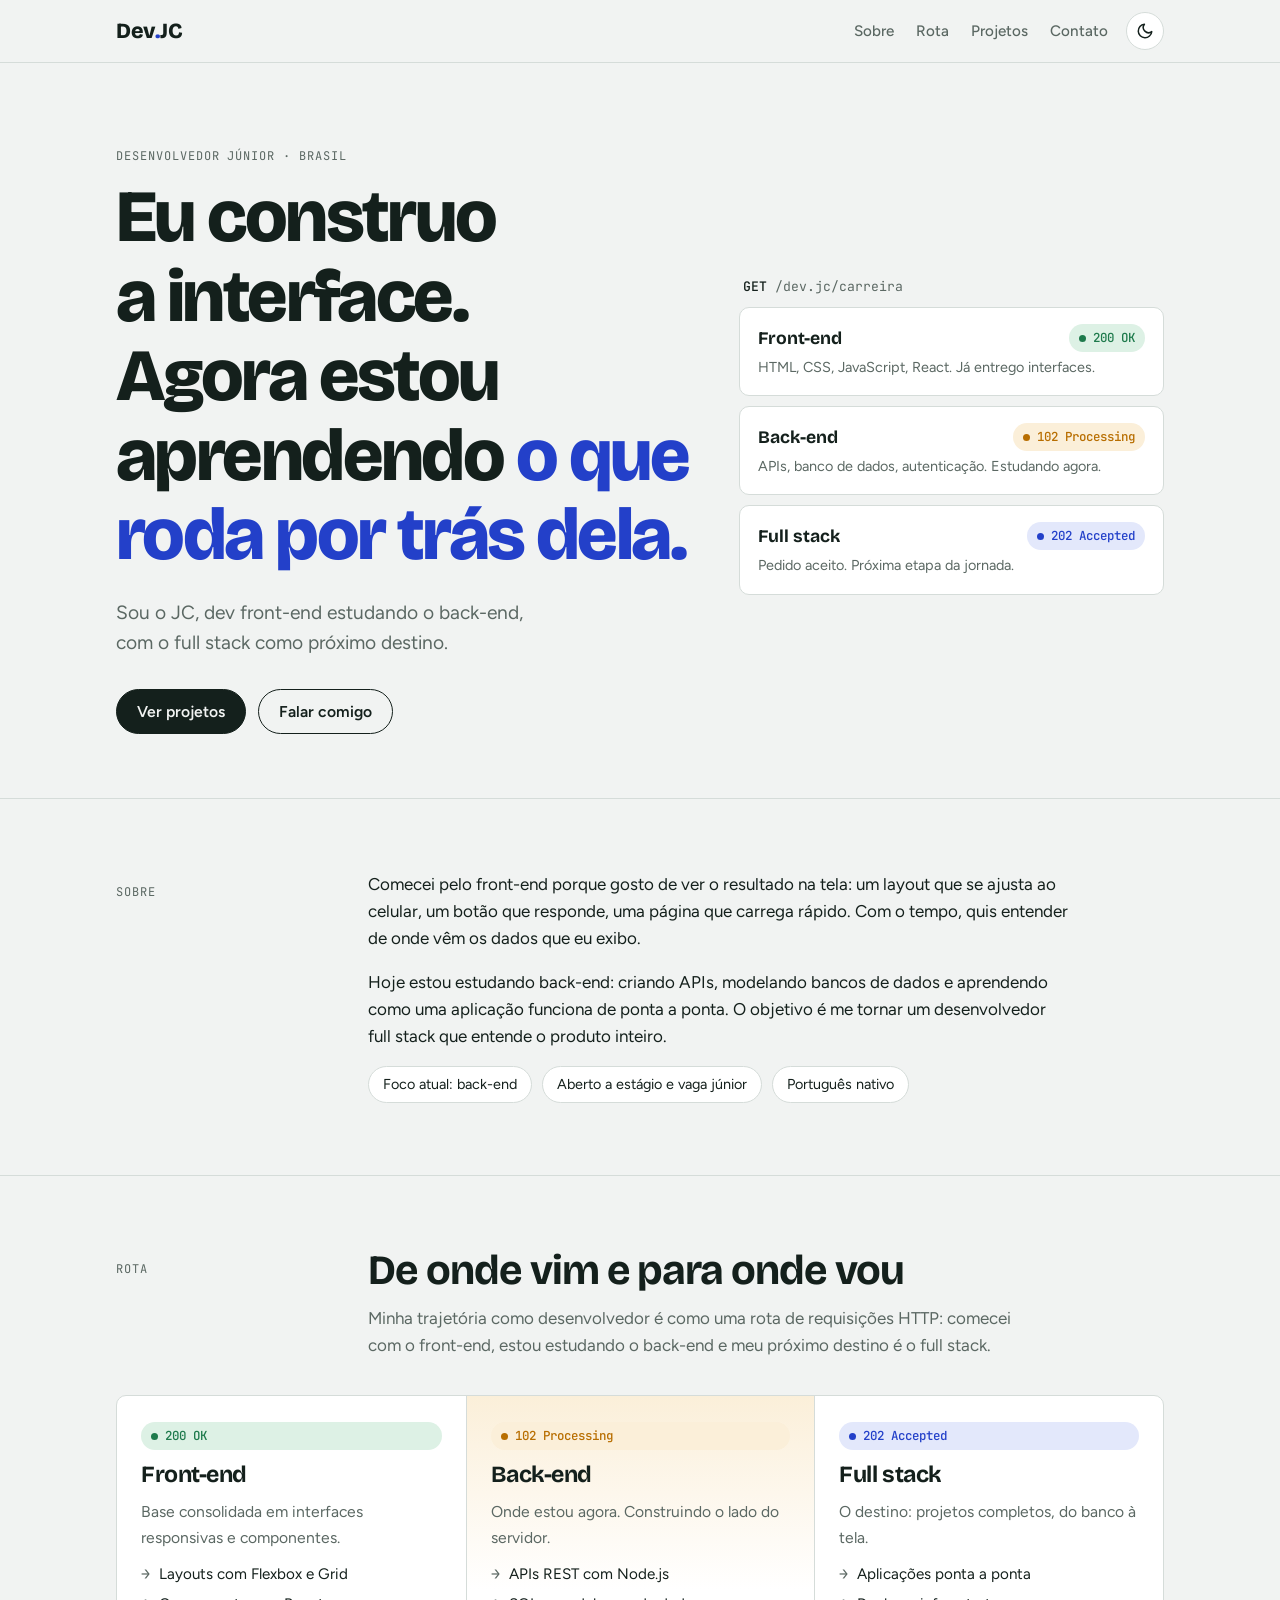
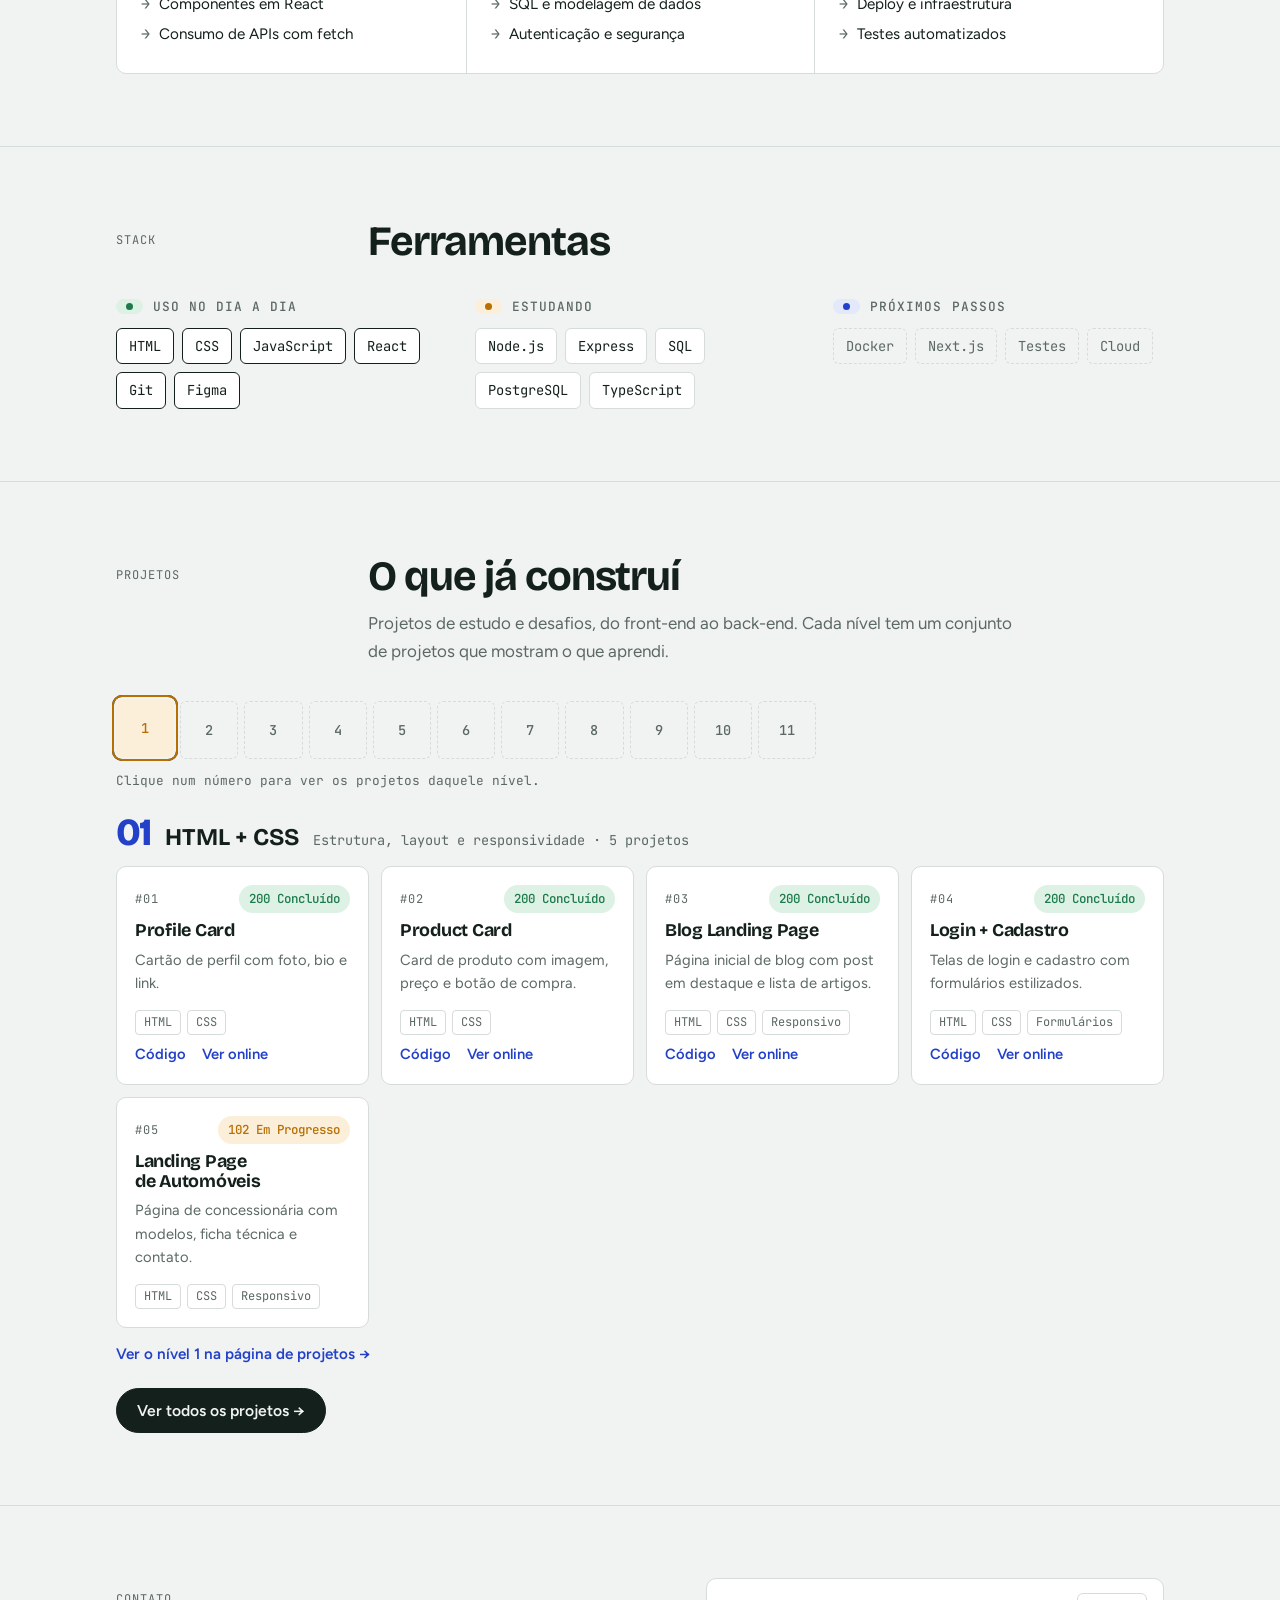
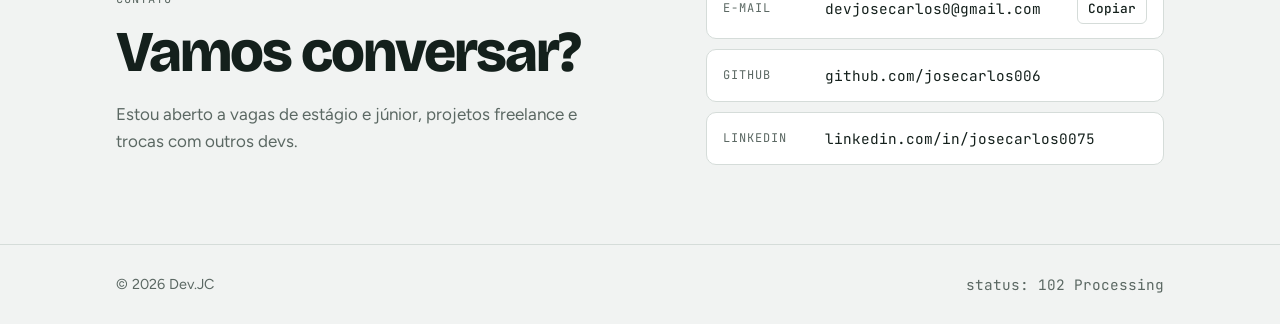
<file: index.html>
<!doctype html>
<html lang="pt-BR">
  <head>
    <meta charset="utf-8" />
    <meta
      name="viewport"
      content="width=device-width, initial-scale=1, viewport-fit=cover"
    />
    <title>Dev.JC</title>
    <link rel="icon" href="/assets/logoJCofc.ico" />
    <meta
      name="description"
      content="Dev.JC — portfólio de JC, desenvolvedor front-end a caminho do back-end e do full stack."
    />
    <link rel="preconnect" href="https://fonts.googleapis.com" />
    <link rel="preconnect" href="https://fonts.gstatic.com" crossorigin />
    <link
      rel="stylesheet"
      href="https://fonts.googleapis.com/css2?family=Bricolage+Grotesque:opsz,wght@12..96,500;12..96,700;12..96,800&family=Figtree:wght@400;500;600&family=JetBrains+Mono:wght@400;500&display=swap"
    />
    <link rel="stylesheet" href="css/style.css" />
    <script>
      // Aplica o tema salvo antes de desenhar a página (evita piscar)
      try {
        var t = localStorage.getItem("devjc-tema");
        if (t === "dark" || t === "light")
          document.documentElement.setAttribute("data-theme", t);
      } catch (e) {}
    </script>
  </head>
  <body>
    <div id="site">
      <header class="top">
        <div class="wrap">
          <a class="logo" href="#inicio">Dev<span>.</span>JC</a>
          <div class="nav-right">
            <nav aria-label="Seções">
              <ul>
                <li class="hide-sm"><a href="#sobre">Sobre</a></li>
                <li class="hide-xs"><a href="#rota">Rota</a></li>
                <li><a href="projetos.html">Projetos</a></li>
                <li><a href="#contato">Contato</a></li>
              </ul>
            </nav>
            <button
              class="icon-btn"
              id="theme-toggle"
              type="button"
              aria-label="Alternar tema claro e escuro"
            >
              <svg
                class="i-moon"
                viewBox="0 0 24 24"
                fill="none"
                stroke="currentColor"
                stroke-width="2"
                stroke-linecap="round"
                stroke-linejoin="round"
                aria-hidden="true"
              >
                <path d="M21 12.8A9 9 0 1 1 11.2 3a7 7 0 0 0 9.8 9.8z" />
              </svg>
              <svg
                class="i-sun"
                viewBox="0 0 24 24"
                fill="none"
                stroke="currentColor"
                stroke-width="2"
                stroke-linecap="round"
                aria-hidden="true"
              >
                <circle cx="12" cy="12" r="4.5" />
                <path
                  d="M12 1.5v2.5M12 20v2.5M1.5 12H4M20 12h2.5M4.6 4.6l1.8 1.8M17.6 17.6l1.8 1.8M4.6 19.4l1.8-1.8M17.6 6.4l1.8-1.8"
                />
              </svg>
            </button>
          </div>
        </div>
      </header>

      <main id="inicio">
        <section class="hero">
          <div class="wrap">
            <div>
              <p class="label">Desenvolvedor júnior · Brasil</p>
              <h1>
                Eu construo a interface. Agora estou aprendendo
                <em>o que roda por trás dela.</em>
              </h1>
              <p class="lead">
                Sou o JC, dev front-end estudando o back-end, com o full
                stack como próximo destino.
              </p>
              <div class="cta">
                <a class="btn primary" href="projetos.html">Ver projetos</a>
                <a class="btn" href="#contato">Falar comigo</a>
              </div>
            </div>

            <div
              class="stack"
              aria-label="Minha trajetória como camadas de uma aplicação"
            >
              <div class="req"><b>GET</b> /dev.jc/carreira</div>
              <div class="layer">
                <h3>Front-end</h3>
                <span class="code c200"><span class="dot"></span>200 OK</span>
                <span class="sub"
                  >HTML, CSS, JavaScript, React. Já entrego interfaces.</span
                >
              </div>
              <div class="layer">
                <h3>Back-end</h3>
                <span class="code c102"
                  ><span class="dot"></span>102 Processing</span
                >
                <span class="sub"
                  >APIs, banco de dados, autenticação. Estudando agora.</span
                >
              </div>
              <div class="layer">
                <h3>Full stack</h3>
                <span class="code c202"
                  ><span class="dot"></span>202 Accepted</span
                >
                <span class="sub"
                  >Pedido aceito. Próxima etapa da jornada.</span
                >
              </div>
            </div>
          </div>
        </section>

        <section class="block" id="sobre">
          <div class="wrap about">
            <p class="label">Sobre</p>
            <div class="text">
              <p>
                Comecei pelo front-end porque gosto de ver o resultado na tela:
                um layout que se ajusta ao celular, um botão que responde, uma
                página que carrega rápido. Com o tempo, quis entender de onde
                vêm os dados que eu exibo.
              </p>
              <p>
                Hoje estou estudando back-end: criando APIs, modelando bancos de
                dados e aprendendo como uma aplicação funciona de ponta a ponta.
                O objetivo é me tornar um desenvolvedor full stack que entende o
                produto inteiro.
              </p>
              <div class="facts">
                <span class="fact">Foco atual: back-end</span>
                <span class="fact">Aberto a estágio e vaga júnior</span>
                <span class="fact">Português nativo</span>
              </div>
            </div>
          </div>
        </section>

        <section class="block" id="rota">
          <div class="wrap">
            <div class="head">
              <p class="label">Rota</p>
              <div>
                <h2>De onde vim e para onde vou</h2>
                <p>
                  Minha trajetória como desenvolvedor é como uma rota de
                  requisições HTTP: comecei com o front-end, estou estudando o
                  back-end e meu próximo destino é o full stack.
                </p>
              </div>
            </div>
            <div class="route">
              <div class="step">
                <span class="code c200"><span class="dot"></span>200 OK</span>
                <h3>Front-end</h3>
                <p>Base consolidada em interfaces responsivas e componentes.</p>
                <ul>
                  <li>Layouts com Flexbox e Grid</li>
                  <li>Componentes em React</li>
                  <li>Consumo de APIs com fetch</li>
                </ul>
              </div>
              <div class="step now">
                <span class="code c102"
                  ><span class="dot"></span>102 Processing</span
                >
                <h3>Back-end</h3>
                <p>Onde estou agora. Construindo o lado do servidor.</p>
                <ul>
                  <li>APIs REST com Node.js</li>
                  <li>SQL e modelagem de dados</li>
                  <li>Autenticação e segurança</li>
                </ul>
              </div>
              <div class="step">
                <span class="code c202"
                  ><span class="dot"></span>202 Accepted</span
                >
                <h3>Full stack</h3>
                <p>O destino: projetos completos, do banco à tela.</p>
                <ul>
                  <li>Aplicações ponta a ponta</li>
                  <li>Deploy e infraestrutura</li>
                  <li>Testes automatizados</li>
                </ul>
              </div>
            </div>
          </div>
        </section>

        <section class="block" id="stack">
          <div class="wrap">
            <div class="head">
              <p class="label">Stack</p>
              <div><h2>Ferramentas</h2></div>
            </div>
            <div class="skills">
              <div>
                <h3>
                  <span class="code c200"><span class="dot"></span></span>Uso no
                  dia a dia
                </h3>
                <div class="chips">
                  <span class="chip strong">HTML</span
                  ><span class="chip strong">CSS</span
                  ><span class="chip strong">JavaScript</span
                  ><span class="chip strong">React</span
                  ><span class="chip strong">Git</span
                  ><span class="chip strong">Figma</span>
                </div>
              </div>
              <div>
                <h3>
                  <span class="code c102"><span class="dot"></span></span
                  >Estudando
                </h3>
                <div class="chips">
                  <span class="chip">Node.js</span
                  ><span class="chip">Express</span><span class="chip">SQL</span
                  ><span class="chip">PostgreSQL</span
                  ><span class="chip">TypeScript</span>
                </div>
              </div>
              <div>
                <h3>
                  <span class="code c202"><span class="dot"></span></span
                  >Próximos passos
                </h3>
                <div class="chips">
                  <span class="chip dashed">Docker</span
                  ><span class="chip dashed">Next.js</span
                  ><span class="chip dashed">Testes</span
                  ><span class="chip dashed">Cloud</span>
                </div>
              </div>
            </div>
          </div>
        </section>

        <section class="block" id="projetos">
          <div class="wrap">
            <div class="head">
              <p class="label">Projetos</p>
              <div>
                <h2>O que já construí</h2>
                <p>
                  Projetos de estudo e desafios, do front-end ao back-end. Cada
                  nível tem um conjunto de projetos que mostram o que aprendi.
                </p>
              </div>
            </div>
            <div class="teaser">
              <div class="meter" aria-label="Progresso nos 11 níveis">
                <a
                  class="m c102"
                  data-n="1"
                  href="projetos.html#nivel-1"
                  title="Nível 1: Básico"
                  >1</a
                ><a
                  class="m c202"
                  data-n="2"
                  href="projetos.html#nivel-2"
                  title="Nível 2: Layout responsivo"
                  >2</a
                ><a
                  class="m c202"
                  data-n="3"
                  href="projetos.html#nivel-3"
                  title="Nível 3: JavaScript no navegador"
                  >3</a
                ><a
                  class="m c202"
                  data-n="4"
                  href="projetos.html#nivel-4"
                  title="Nível 4: Consumo de API"
                  >4</a
                ><a
                  class="m c202"
                  data-n="5"
                  href="projetos.html#nivel-5"
                  title="Nível 5: Framework front-end"
                  >5</a
                ><a
                  class="m c202"
                  data-n="6"
                  href="projetos.html#nivel-6"
                  title="Nível 6: Primeiro back-end"
                  >6</a
                ><a
                  class="m c202"
                  data-n="7"
                  href="projetos.html#nivel-7"
                  title="Nível 7: Banco de dados e login"
                  >7</a
                ><a
                  class="m c202"
                  data-n="8"
                  href="projetos.html#nivel-8"
                  title="Nível 8: Full stack"
                  >8</a
                ><a
                  class="m c202"
                  data-n="9"
                  href="projetos.html#nivel-9"
                  title="Nível 9: Aplicação em produção"
                  >9</a
                ><a
                  class="m c202"
                  data-n="10"
                  href="projetos.html#nivel-10"
                  title="Nível 10: SaaS full stack"
                  >10</a
                ><a
                  class="m c202"
                  data-n="11"
                  href="projetos.html#nivel-11"
                  title="Nível 11: Em breve"
                  >11</a
                >
              </div>
              <p class="hint">
                Clique num número para ver os projetos daquele nível.
              </p>
              <div
                class="nivel-painel"
                id="nivel-painel"
                aria-live="polite"
              ></div>
              <div class="teaser-row">
                <a class="btn primary" href="projetos.html"
                  >Ver todos os projetos →</a
                >
              </div>
            </div>
          </div>
        </section>

        <section class="block" id="contato">
          <div class="wrap contact">
            <div>
              <p class="label">Contato</p>
              <h2>Vamos conversar?</h2>
              <p>
                Estou aberto a vagas de estágio e júnior, projetos freelance e
                trocas com outros devs.
              </p>
            </div>
            <div class="channels">
              <div class="channel">
                <span class="label">E-mail</span>
                <span class="val" id="email">devjosecarlos0@gmail.com</span>
                <button class="copy" type="button" data-copy="email">
                  Copiar
                </button>
              </div>
              <div class="channel">
                <span class="label">GitHub</span>
                <span class="val"
                  ><a
                    href="https://github.com/josecarlos006"
                    target="_blank"
                    rel="noopener"
                    >github.com/josecarlos006</a
                  ></span
                >
                <span></span>
              </div>
              <div class="channel">
                <span class="label">LinkedIn</span>
                <span class="val"
                  ><a
                    href="https://www.linkedin.com/in/josecarlos0075"
                    target="_blank"
                    rel="noopener"
                    >linkedin.com/in/josecarlos0075</a
                  ></span
                >
                <span></span>
              </div>
            </div>
          </div>
        </section>
      </main>

      <footer>
        <div class="wrap">
          <span>© <span id="ano">2026</span> Dev.JC</span>
          <span class="mono">status: 102 Processing</span>
        </div>
      </footer>
    </div>

    <script src="js/script.js"></script>
  </body>
</html>
</file>
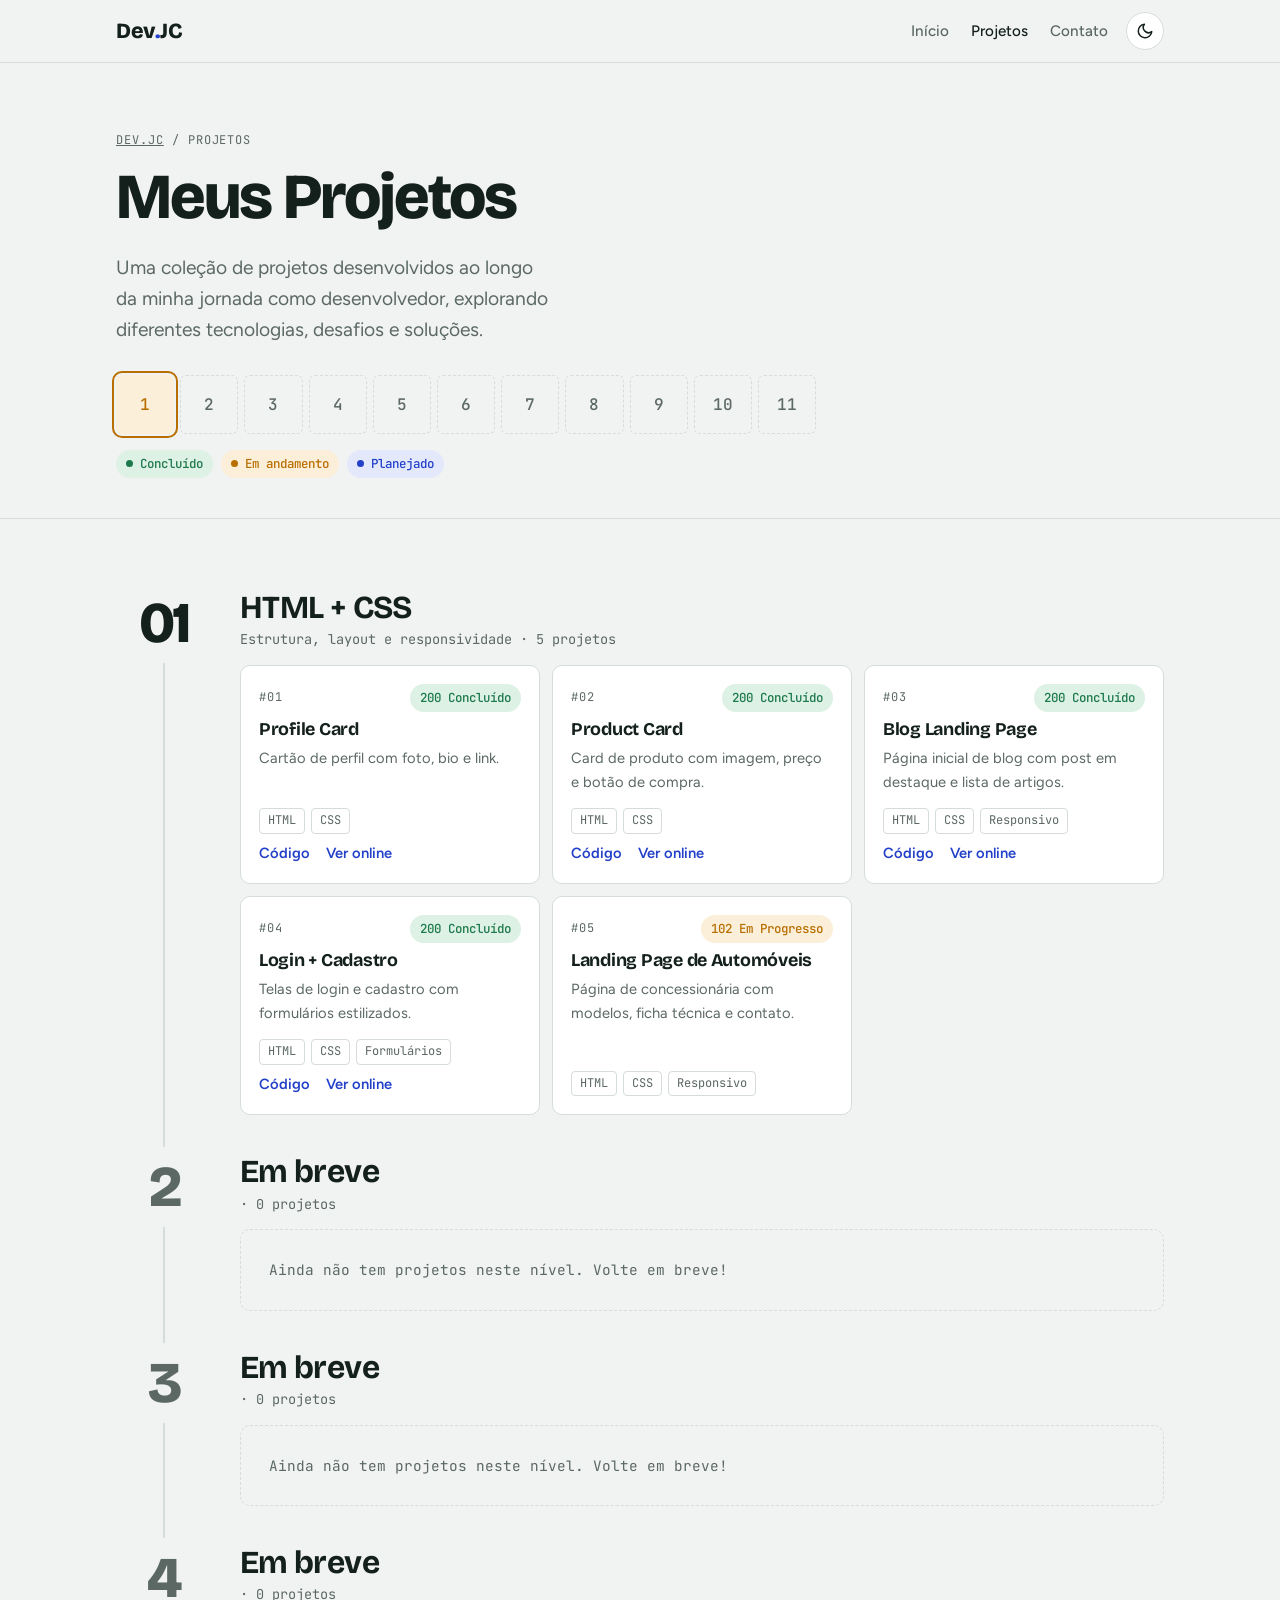
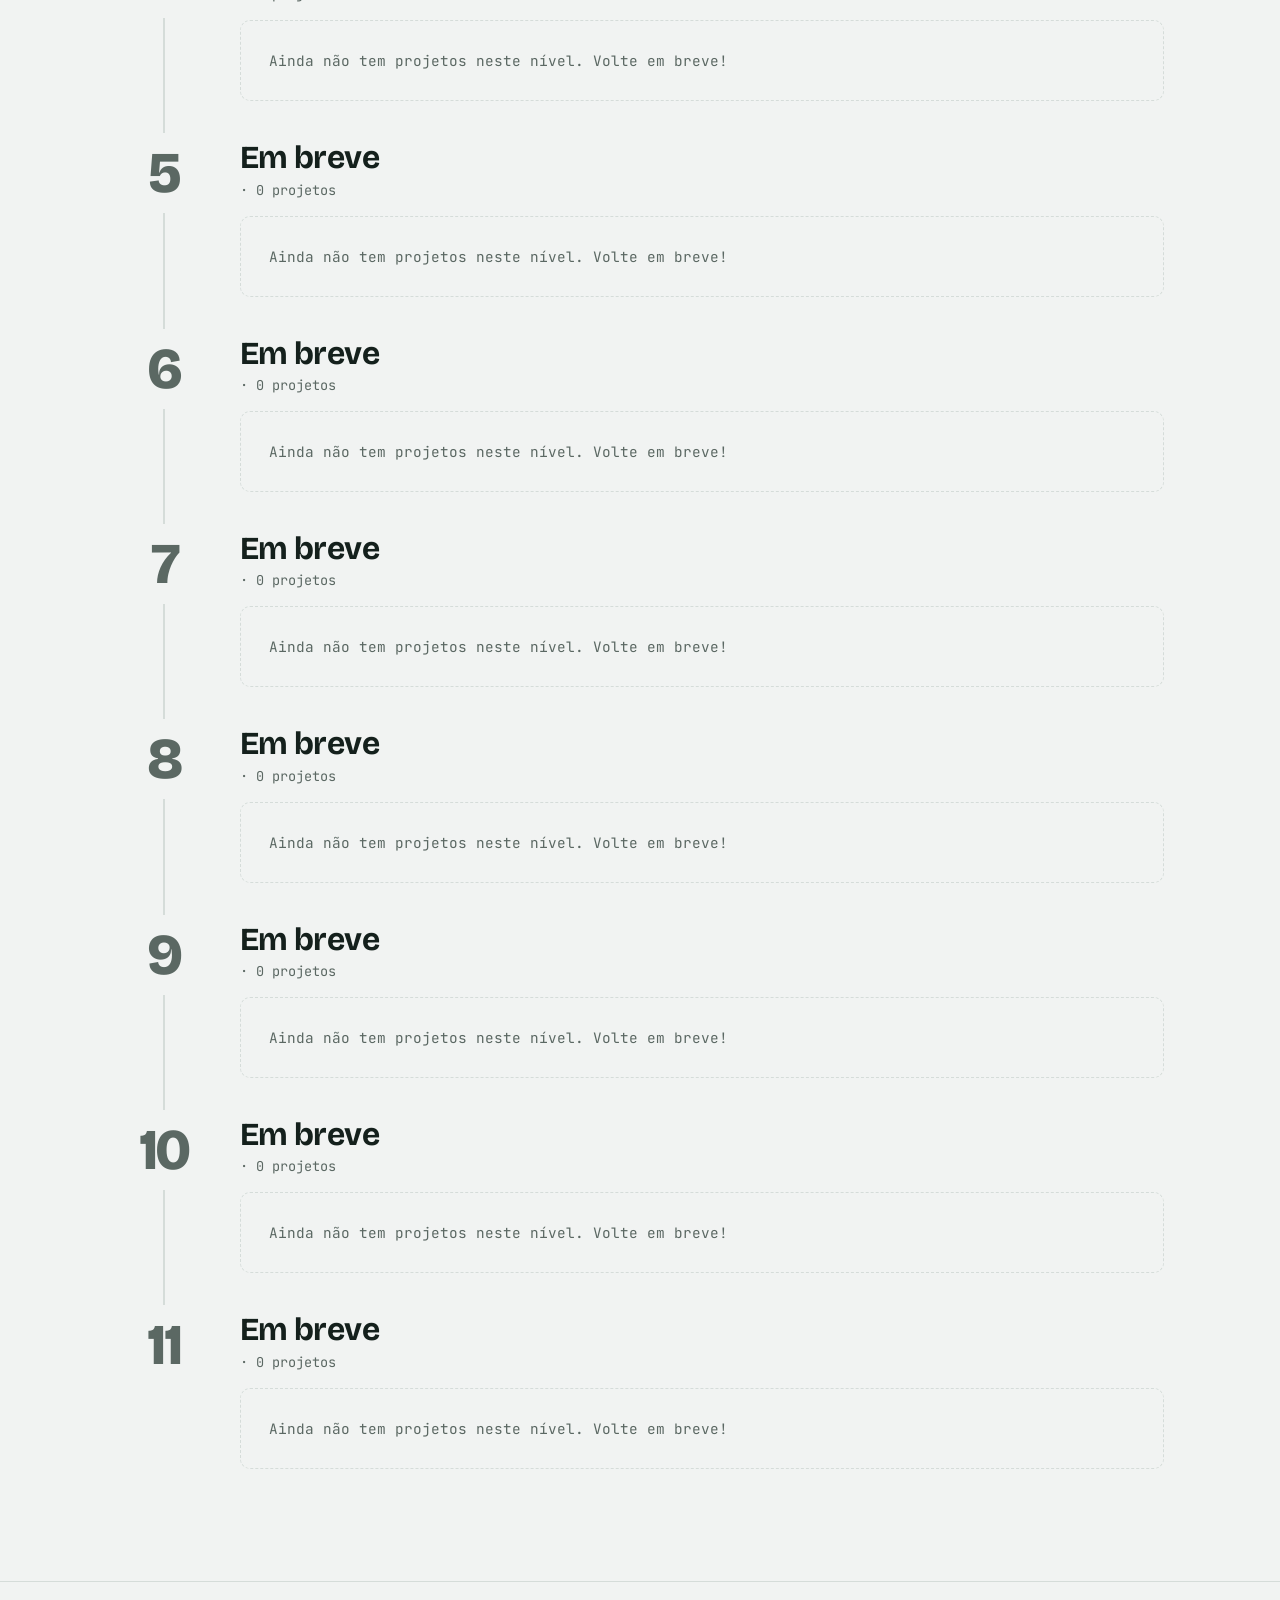
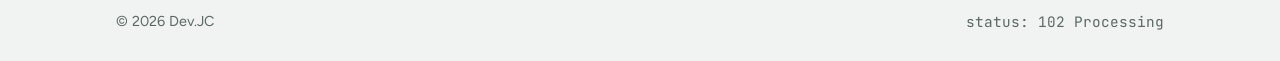
<file: projetos.html>
<!doctype html>
<html lang="pt-BR">
  <head>
    <meta charset="utf-8" />
    <meta
      name="viewport"
      content="width=device-width, initial-scale=1, viewport-fit=cover"
    />
    <title>Projetos · Dev.JC</title>
    <meta
      name="description"
      content="Dev.JC — portfólio de JC, desenvolvedor front-end a caminho do back-end e do full stack."
    />

    <link rel="icon" type="image/x-icon" href="assets/logoJCofc.ico" />

    <link rel="preconnect" href="https://fonts.googleapis.com" />
    <link rel="preconnect" href="https://fonts.gstatic.com" crossorigin />
    <link
      rel="stylesheet"
      href="https://fonts.googleapis.com/css2?family=Bricolage+Grotesque:opsz,wght@12..96,500;12..96,700;12..96,800&family=Figtree:wght@400;500;600&family=JetBrains+Mono:wght@400;500&display=swap"
    />
    <link rel="stylesheet" href="css/style.css" />
    <script>
      // Aplica o tema salvo antes de desenhar a página (evita piscar)
      try {
        var t = localStorage.getItem("devjc-tema");
        if (t === "dark" || t === "light")
          document.documentElement.setAttribute("data-theme", t);
      } catch (e) {}
    </script>
  </head>
  <body>
    <div id="site">
      <header class="top">
        <div class="wrap">
          <a class="logo" href="index.html">Dev<span>.</span>JC</a>
          <div class="nav-right">
            <nav aria-label="Seções">
              <ul>
                <li class="hide-xs"><a href="index.html">Início</a></li>
                <li>
                  <a href="projetos.html" aria-current="page">Projetos</a>
                </li>
                <li><a href="index.html#contato">Contato</a></li>
              </ul>
            </nav>
            <button
              class="icon-btn"
              id="theme-toggle"
              type="button"
              aria-label="Alternar tema claro e escuro"
            >
              <svg
                class="i-moon"
                viewBox="0 0 24 24"
                fill="none"
                stroke="currentColor"
                stroke-width="2"
                stroke-linecap="round"
                stroke-linejoin="round"
                aria-hidden="true"
              >
                <path d="M21 12.8A9 9 0 1 1 11.2 3a7 7 0 0 0 9.8 9.8z" />
              </svg>
              <svg
                class="i-sun"
                viewBox="0 0 24 24"
                fill="none"
                stroke="currentColor"
                stroke-width="2"
                stroke-linecap="round"
                aria-hidden="true"
              >
                <circle cx="12" cy="12" r="4.5" />
                <path
                  d="M12 1.5v2.5M12 20v2.5M1.5 12H4M20 12h2.5M4.6 4.6l1.8 1.8M17.6 17.6l1.8 1.8M4.6 19.4l1.8-1.8M17.6 6.4l1.8-1.8"
                />
              </svg>
            </button>
          </div>
        </div>
      </header>

      <main>
        <section class="hero proj-hero">
          <div class="wrap">
            <p class="label"><a href="index.html">Dev.JC</a> / projetos</p>
            <h1>Meus Projetos</h1>
            <p class="lead">
              Uma coleção de projetos desenvolvidos ao longo da minha jornada
              como desenvolvedor, explorando diferentes tecnologias, desafios e
              soluções.
            </p>
            <div class="meter big" aria-label="Progresso nos 11 níveis">
              <a
                class="m c102"
                data-n="1"
                href="projetos.html#nivel-1"
                title="Nível 1: Básico"
                >1</a
              ><a
                class="m c202"
                data-n="2"
                href="projetos.html#nivel-2"
                title="Nível 2: Layout responsivo"
                >2</a
              ><a
                class="m c202"
                data-n="3"
                href="projetos.html#nivel-3"
                title="Nível 3: JavaScript no navegador"
                >3</a
              ><a
                class="m c202"
                data-n="4"
                href="projetos.html#nivel-4"
                title="Nível 4: Consumo de API"
                >4</a
              ><a
                class="m c202"
                data-n="5"
                href="projetos.html#nivel-5"
                title="Nível 5: Framework front-end"
                >5</a
              ><a
                class="m c202"
                data-n="6"
                href="projetos.html#nivel-6"
                title="Nível 6: Primeiro back-end"
                >6</a
              ><a
                class="m c202"
                data-n="7"
                href="projetos.html#nivel-7"
                title="Nível 7: Banco de dados e login"
                >7</a
              ><a
                class="m c202"
                data-n="8"
                href="projetos.html#nivel-8"
                title="Nível 8: Full stack"
                >8</a
              ><a
                class="m c202"
                data-n="9"
                href="projetos.html#nivel-9"
                title="Nível 9: Aplicação em produção"
                >9</a
              ><a
                class="m c202"
                data-n="10"
                href="projetos.html#nivel-10"
                title="Nível 10: SaaS full stack"
                >10</a
              ><a
                class="m c202"
                data-n="11"
                href="projetos.html#nivel-11"
                title="Nível 11: Em breve"
                >11</a
              >
            </div>
            <p class="legend">
              <span class="code c200"><span class="dot"></span>Concluído</span
              ><span class="code c102"
                ><span class="dot"></span>Em andamento</span
              ><span class="code c202"><span class="dot"></span>Planejado</span>
            </p>
          </div>
        </section>

        <section class="block">
          <div class="wrap levels">
            <!--
        NÍVEIS: cada <article class="nivel"> é um nível, e cada <div class="proj"> dentro dele é um projeto.
        Status do projeto (troque o selo):
          <span class="code c202">202 Planejado</span>
          <span class="code c102">102 Em andamento</span>
          <span class="code c202">202 Planejado</span>
        Para pôr links no projeto, adicione depois das tags:
          <div class="links"><a href="https://github.com/..." target="_blank" rel="noopener">Código</a><a href="https://..." target="_blank" rel="noopener">Ver online</a></div>
        Para escolher quais aparecem na página inicial, use class="proj destaque".
        (Se nenhum do nível tiver "destaque", a página inicial mostra todos.)
        A cor dos quadradinhos 1 a 11 fica na barra no topo desta página e na index.html.
      -->
            <article class="nivel" id="nivel-1">
              <div class="n">01</div>
              <div class="nivel-body">
                <div class="nivel-head">
                  <h2>HTML + CSS</h2>
                  <p>Estrutura, layout e responsividade · 5 projetos</p>
                </div>
                <div class="nivel-cards">
                  <div class="proj">
                    <div class="meta">
                      <span class="label">#01</span
                      ><span class="code c200">200 Concluído</span>
                    </div>
                    <h3>Profile Card</h3>
                    <p>Cartão de perfil com foto, bio e link.</p>
                    <div class="tags"><span>HTML</span><span>CSS</span></div>

                    <div class="links">
                      <a
                        href="https://github.com/josecarlos006/ProfileCard"
                        target="_blank"
                        rel="noopener"
                        >Código</a
                      >
                      <a
                        href="https://josecarlos006.github.io/ProfileCard/"
                        target="_blank"
                        rel="noopener"
                        >Ver online</a
                      >
                    </div>
                  </div>
                  <div class="proj">
                    <div class="meta">
                      <span class="label">#02</span
                      ><span class="code c200">200 Concluído</span>
                    </div>
                    <h3>Product Card</h3>
                    <p>Card de produto com imagem, preço e botão de compra.</p>
                    <div class="tags"><span>HTML</span><span>CSS</span></div>

                    <div class="links">
                      <a
                        href="https://github.com/josecarlos006/ProductCard"
                        target="_blank"
                        rel="noopener"
                        >Código</a
                      >
                      <a
                        href="https://josecarlos006.github.io/ProductCard/"
                        target="_blank"
                        rel="noopener"
                        >Ver online</a
                      >
                    </div>
                  </div>
                  <div class="proj">
                    <div class="meta">
                      <span class="label">#03</span>
                      <span class="code c200">200 Concluído</span>
                    </div>

                    <h3>Blog Landing Page</h3>

                    <p>
                      Página inicial de blog com post em destaque e lista de
                      artigos.
                    </p>

                    <div class="tags">
                      <span>HTML</span>
                      <span>CSS</span>
                      <span>Responsivo</span>
                    </div>

                    <div class="links">
                      <a
                        href="https://github.com/josecarlos006/BlogLandingPage"
                        target="_blank"
                        rel="noopener"
                        >Código</a
                      >
                      <a
                        href="https://josecarlos006.github.io/BlogLandingPage/"
                        target="_blank"
                        rel="noopener"
                        >Ver online</a
                      >
                    </div>
                  </div>
                  <div class="proj">
                    <div class="meta">
                      <span class="label">#04</span>
                      <span class="code c200">200 Concluído</span>
                    </div>

                    <h3>Login + Cadastro</h3>

                    <p>
                      Telas de login e cadastro com formulários estilizados.
                    </p>

                    <div class="tags">
                      <span>HTML</span>
                      <span>CSS</span>
                      <span>Formulários</span>
                    </div>

                    <div class="links">
                      <a
                        href="https://github.com/josecarlos006/LoginCadastro"
                        target="_blank"
                        rel="noopener"
                        >Código</a
                      >
                      <a
                        href="https://josecarlos006.github.io/LoginCadastro/"
                        target="_blank"
                        rel="noopener"
                        >Ver online</a
                      >
                    </div>
                  </div>
                  <div class="proj">
                    <div class="meta">
                      <span class="label">#05</span>
                      <span class="code c102">102 Em Progresso</span>
                    </div>

                    <h3>Landing Page de Automóveis</h3>

                    <p>
                      Página de concessionária com modelos, ficha técnica e
                      contato.
                    </p>

                    <div class="tags">
                      <span>HTML</span>
                      <span>CSS</span>
                      <span>Responsivo</span>
                    </div>
                  </div>
                </div>
              </div>
            </article>
            <article class="nivel" id="nivel-2">
              <div class="n">2</div>
              <div class="nivel-body">
                <div class="nivel-head">
                  <h2>Em breve</h2>
                  <p>· 0 projetos</p>
                </div>
                <div class="nivel-cards">
                  <p class="empty">
                    Ainda não tem projetos neste nível. Volte em breve!
                  </p>
                </div>
              </div>
            </article>
            <article class="nivel" id="nivel-3">
              <div class="n">3</div>
              <div class="nivel-body">
                <div class="nivel-head">
                  <h2>Em breve</h2>
                  <p>· 0 projetos</p>
                </div>
                <div class="nivel-cards">
                  <p class="empty">
                    Ainda não tem projetos neste nível. Volte em breve!
                  </p>
                </div>
              </div>
            </article>
            <article class="nivel" id="nivel-4">
              <div class="n">4</div>
              <div class="nivel-body">
                <div class="nivel-head">
                  <h2>Em breve</h2>
                  <p>· 0 projetos</p>
                </div>
                <div class="nivel-cards">
                  <p class="empty">
                    Ainda não tem projetos neste nível. Volte em breve!
                  </p>
                </div>
              </div>
            </article>
            <article class="nivel" id="nivel-5">
              <div class="n">5</div>
              <div class="nivel-body">
                <div class="nivel-head">
                  <h2>Em breve</h2>
                  <p>· 0 projetos</p>
                </div>
                <div class="nivel-cards">
                  <p class="empty">
                    Ainda não tem projetos neste nível. Volte em breve!
                  </p>
                </div>
              </div>
            </article>
            <article class="nivel" id="nivel-6">
              <div class="n">6</div>
              <div class="nivel-body">
                <div class="nivel-head">
                  <h2>Em breve</h2>
                  <p>· 0 projetos</p>
                </div>
                <div class="nivel-cards">
                  <p class="empty">
                    Ainda não tem projetos neste nível. Volte em breve!
                  </p>
                </div>
              </div>
            </article>
            <article class="nivel" id="nivel-7">
              <div class="n">7</div>
              <div class="nivel-body">
                <div class="nivel-head">
                  <h2>Em breve</h2>
                  <p>· 0 projetos</p>
                </div>
                <div class="nivel-cards">
                  <p class="empty">
                    Ainda não tem projetos neste nível. Volte em breve!
                  </p>
                </div>
              </div>
            </article>
            <article class="nivel" id="nivel-8">
              <div class="n">8</div>
              <div class="nivel-body">
                <div class="nivel-head">
                  <h2>Em breve</h2>
                  <p>· 0 projetos</p>
                </div>
                <div class="nivel-cards">
                  <p class="empty">
                    Ainda não tem projetos neste nível. Volte em breve!
                  </p>
                </div>
              </div>
            </article>
            <article class="nivel" id="nivel-9">
              <div class="n">9</div>
              <div class="nivel-body">
                <div class="nivel-head">
                  <h2>Em breve</h2>
                  <p>· 0 projetos</p>
                </div>
                <div class="nivel-cards">
                  <p class="empty">
                    Ainda não tem projetos neste nível. Volte em breve!
                  </p>
                </div>
              </div>
            </article>
            <article class="nivel" id="nivel-10">
              <div class="n">10</div>
              <div class="nivel-body">
                <div class="nivel-head">
                  <h2>Em breve</h2>
                  <p>· 0 projetos</p>
                </div>
                <div class="nivel-cards">
                  <p class="empty">
                    Ainda não tem projetos neste nível. Volte em breve!
                  </p>
                </div>
              </div>
            </article>
            <article class="nivel" id="nivel-11">
              <div class="n">11</div>
              <div class="nivel-body">
                <div class="nivel-head">
                  <h2>Em breve</h2>
                  <p>· 0 projetos</p>
                </div>
                <div class="nivel-cards">
                  <p class="empty">
                    Ainda não tem projetos neste nível. Volte em breve!
                  </p>
                </div>
              </div>
            </article>
          </div>
        </section>
      </main>

      <footer>
        <div class="wrap">
          <span>© <span id="ano">2026</span> Dev.JC</span>
          <span class="mono">status: 102 Processing</span>
        </div>
      </footer>
    </div>

    <script src="js/script.js"></script>
  </body>
</html>
</file>
<file: css/style.css>
/* Base */
:root{padding-top:env(safe-area-inset-top,0px);padding-bottom:env(safe-area-inset-bottom,0px)}
body{margin:0}
img{max-width:100%}
[hidden]{display:none!important}

/* Layout: a pilha da aplicação (UI → API → banco) como espinha do site; cada camada é uma etapa da carreira, com status HTTP */
:root{
  --bg:#F1F3F2; --surface:#FFFFFF; --fg:#14201C; --muted:#5B6863; --line:#D5DCD9;
  --accent:#2340C9; --accent-soft:#E3E8FB; --warm:#B86E00; --warm-soft:#FBEFD9; --ok:#1E7A4C; --ok-soft:#DDF1E5; --danger:#B42318;
  --shade:rgba(20,32,28,.45);
  --f-display:"Bricolage Grotesque", "Segoe UI", system-ui, sans-serif;
  --f-body:"Figtree", "Segoe UI", system-ui, sans-serif;
  --f-mono:"JetBrains Mono", ui-monospace, "SFMono-Regular", Menlo, monospace;
  --radius:10px;
}
@media (prefers-color-scheme: dark){:root:not([data-theme="light"]){
  --bg:#0E1412; --surface:#151D1A; --fg:#E4EBE8; --muted:#93A19B; --line:#26322E;
  --accent:#8EA2FF; --accent-soft:#1B2347; --warm:#F0B24A; --warm-soft:#33260F; --ok:#5BD08F; --ok-soft:#12301F; --danger:#FF8A7A;
  --shade:rgba(0,0,0,.6); color-scheme:dark}}
:root[data-theme="dark"]{
  --bg:#0E1412; --surface:#151D1A; --fg:#E4EBE8; --muted:#93A19B; --line:#26322E;
  --accent:#8EA2FF; --accent-soft:#1B2347; --warm:#F0B24A; --warm-soft:#33260F; --ok:#5BD08F; --ok-soft:#12301F; --danger:#FF8A7A;
  --shade:rgba(0,0,0,.6); color-scheme:dark}
:root[data-theme="light"]{color-scheme:light}

*{box-sizing:border-box}
body{background:var(--bg);color:var(--fg);font-family:var(--f-body);font-size:1.0625rem;line-height:1.6;transition:background-color .25s,color .25s}
.wrap{max-width:1080px;margin:0 auto;padding-left:max(16px,env(safe-area-inset-left,0px));padding-right:max(16px,env(safe-area-inset-right,0px))}
a{color:var(--accent)}
a:focus-visible,button:focus-visible,input:focus-visible,select:focus-visible,textarea:focus-visible{outline:2px solid var(--accent);outline-offset:3px;border-radius:4px}
h1,h2,h3{font-family:var(--f-display);text-wrap:balance;margin:0;line-height:1.08}
.mono{font-family:var(--f-mono)}
.label{font-family:var(--f-mono);font-size:.75rem;letter-spacing:.08em;text-transform:uppercase;color:var(--muted)}

/* Nav */
header.top{position:sticky;top:env(safe-area-inset-top,0px);z-index:5;background:color-mix(in srgb,var(--bg) 88%,transparent);backdrop-filter:blur(8px);border-bottom:1px solid var(--line)}
header.top .wrap{display:flex;align-items:center;justify-content:space-between;gap:16px;padding-block:12px}
.logo{font-family:var(--f-display);font-weight:800;font-size:1.35rem;text-decoration:none;color:var(--fg);letter-spacing:-.02em}
.logo span{color:var(--accent)}
.nav-right{display:flex;align-items:center;gap:18px}
nav ul{display:flex;gap:22px;list-style:none;margin:0;padding:0}
nav a{color:var(--muted);text-decoration:none;font-size:.95rem;font-weight:500}
nav a:hover{color:var(--fg)}
.icon-btn{display:inline-grid;place-items:center;width:38px;height:38px;border-radius:999px;border:1px solid var(--line);background:var(--surface);color:var(--fg);cursor:pointer;padding:0}
.icon-btn:hover{border-color:var(--fg)}
.icon-btn svg{width:18px;height:18px}
.icon-btn .i-sun{display:none}
.icon-btn[data-mode="dark"] .i-sun{display:block}
.icon-btn[data-mode="dark"] .i-moon{display:none}
@media (max-width:640px){nav ul{gap:14px} nav li.hide-sm{display:none} .nav-right{gap:12px}}
@media (max-width:420px){nav li.hide-xs{display:none}}

/* Hero */
.hero .wrap{display:grid;grid-template-columns:1.15fr .85fr;gap:48px;align-items:center;padding-block:72px 64px}
.hero h1{font-size:clamp(2.6rem,6.4vw,4.6rem);font-weight:800;letter-spacing:-.035em}
.hero h1 em{font-style:normal;color:var(--accent)}
.hero p.lead{font-size:1.2rem;color:var(--muted);max-width:36ch;margin:22px 0 30px}
.cta{display:flex;gap:12px;flex-wrap:wrap}
.btn{display:inline-flex;align-items:center;gap:8px;font:600 .98rem var(--f-body);padding:12px 20px;border-radius:999px;text-decoration:none;border:1.5px solid var(--fg);color:var(--fg);background:transparent;cursor:pointer;transition:transform .15s ease}
.btn.primary{background:var(--fg);color:var(--bg)}
.btn:hover{transform:translateY(-2px)}
.btn:disabled{opacity:.5;cursor:default;transform:none}

/* Stack diagram */
.stack{display:grid;gap:10px;min-width:0}
.layer{background:var(--surface);border:1px solid var(--line);border-radius:var(--radius);padding:16px 18px;display:grid;grid-template-columns:1fr auto;gap:4px 12px;align-items:center}
.layer.now{border-color:var(--accent)}
.layer h3{font-size:1.1rem;font-weight:700}
.layer .sub{grid-column:1/-1;font-size:.9rem;color:var(--muted)}
.code{font-family:var(--f-mono);font-size:.78rem;font-weight:500;padding:4px 10px;border-radius:999px;white-space:nowrap;display:inline-flex;align-items:center;gap:7px}
.c200{background:var(--ok-soft);color:var(--ok)}
.c201{background:var(--accent-soft);color:var(--accent)}
.c102{background:var(--warm-soft);color:var(--warm)}
.dot{width:7px;height:7px;border-radius:50%;background:currentColor}
.c102 .dot,.c201 .dot{animation:pulse 1.6s ease-in-out infinite}
@keyframes pulse{50%{opacity:.25}}
.req{font-family:var(--f-mono);font-size:.82rem;color:var(--muted);padding:2px 4px 0}
.req b{color:var(--fg);font-weight:500}
@media (max-width:820px){.hero .wrap{grid-template-columns:1fr;gap:36px;padding-block:48px}}

/* Sections */
section.block{padding-block:72px;border-top:1px solid var(--line)}
.head{display:grid;grid-template-columns:220px 1fr;gap:32px;margin-bottom:36px}
.head h2{font-size:clamp(1.9rem,3.6vw,2.6rem);font-weight:700;letter-spacing:-.025em}
.head p{color:var(--muted);margin:12px 0 0;max-width:60ch}
@media (max-width:760px){.head{grid-template-columns:1fr;gap:8px}}

.about{display:grid;grid-template-columns:220px 1fr;gap:32px}
.about .text{max-width:64ch;min-width:0}
.about .text p{margin:0 0 16px}
.facts{display:flex;flex-wrap:wrap;gap:10px;margin-top:8px}
.fact{border:1px solid var(--line);border-radius:999px;padding:6px 14px;font-size:.9rem;background:var(--surface)}
@media (max-width:760px){.about{grid-template-columns:1fr;gap:8px}}

/* Rota */
.route{display:grid;grid-template-columns:repeat(3,1fr);border:1px solid var(--line);border-radius:var(--radius);background:var(--surface);overflow:hidden}
.step{padding:26px 24px;display:flex;flex-direction:column;gap:12px;min-width:0}
.step + .step{border-left:1px solid var(--line)}
.step h3{font-size:1.45rem;font-weight:700;letter-spacing:-.02em}
.step p{margin:0;color:var(--muted);font-size:.98rem}
.step ul{margin:0;padding:0;list-style:none;display:grid;gap:6px;font-size:.95rem}
.step li::before{content:"→ ";font-family:var(--f-mono);color:var(--muted)}
.step.now{background:linear-gradient(var(--warm-soft),var(--surface) 70%)}
.c202{background:var(--accent-soft);color:var(--accent)}
@media (max-width:820px){.route{grid-template-columns:1fr}.step + .step{border-left:0;border-top:1px solid var(--line)}}

/* Ferramentas */
.skills{display:grid;grid-template-columns:repeat(3,1fr);gap:28px}
.skills h3{font-family:var(--f-mono);font-size:.8rem;font-weight:500;letter-spacing:.08em;text-transform:uppercase;color:var(--muted);margin-bottom:14px;display:flex;align-items:center;gap:10px}
.chips{display:flex;flex-wrap:wrap;gap:8px}
.chip{font-family:var(--f-mono);font-size:.86rem;padding:6px 12px;border-radius:6px;border:1px solid var(--line);background:var(--surface)}
.chip.strong{border-color:var(--fg)}
.chip.dashed{border-style:dashed;background:transparent;color:var(--muted)}
@media (max-width:760px){.skills{grid-template-columns:1fr}}

/* Projetos */
.projects{display:grid;grid-template-columns:repeat(2,1fr);gap:18px}
.proj{background:var(--surface);border:1px solid var(--line);border-radius:var(--radius);padding:24px;display:flex;flex-direction:column;gap:12px;min-width:0;transition:border-color .2s}
.proj:hover{border-color:var(--accent)}
.proj .meta{display:flex;justify-content:space-between;gap:12px;align-items:center;flex-wrap:wrap}
.proj h3{font-size:1.35rem;font-weight:700;letter-spacing:-.015em;overflow-wrap:anywhere}
.proj p{margin:0;color:var(--muted);font-size:.98rem;overflow-wrap:anywhere}
.proj .tags{display:flex;flex-wrap:wrap;gap:6px;margin-top:auto;padding-top:6px}
.proj .tags span{font-family:var(--f-mono);font-size:.75rem;color:var(--muted);border:1px solid var(--line);border-radius:4px;padding:2px 8px}
.proj .links{display:flex;gap:16px;font-size:.92rem;font-weight:600}
.proj .links a{text-decoration:none}
.proj .links a:hover{text-decoration:underline}
.ex{font-family:var(--f-mono);font-size:.68rem;letter-spacing:.06em;color:var(--warm);border:1px dashed var(--warm);border-radius:4px;padding:1px 6px;margin-left:6px}
.empty{color:var(--muted);font-family:var(--f-mono);font-size:.9rem;border:1px dashed var(--line);border-radius:var(--radius);padding:28px;grid-column:1/-1;margin:0}
@media (max-width:760px){.projects{grid-template-columns:1fr}}

/* Contato */
.contact{display:grid;grid-template-columns:1.2fr 1fr;gap:40px;align-items:start}
.contact h2{font-size:clamp(2.2rem,5vw,3.6rem);font-weight:800;letter-spacing:-.035em}
.contact p{color:var(--muted);max-width:42ch}
.channels{display:grid;gap:10px;min-width:0}
.channel{display:grid;grid-template-columns:90px 1fr auto;gap:12px;align-items:center;background:var(--surface);border:1px solid var(--line);border-radius:var(--radius);padding:14px 16px}
.channel .val{font-family:var(--f-mono);font-size:.9rem;overflow-wrap:anywhere;user-select:all;min-width:0}
.channel .val a{color:var(--fg);text-decoration:none}
.copy{font:500 .8rem var(--f-mono);border:1px solid var(--line);background:transparent;color:var(--fg);border-radius:6px;padding:6px 10px;cursor:pointer}
.copy:hover{border-color:var(--fg)}
@media (max-width:820px){.contact{grid-template-columns:1fr}}
@media (max-width:420px){.channel{grid-template-columns:1fr auto}.channel .label{grid-column:1/-1}}

footer{border-top:1px solid var(--line)}
footer .wrap{display:flex;justify-content:space-between;flex-wrap:wrap;gap:12px;padding-block:28px;color:var(--muted);font-size:.9rem}

@media (prefers-reduced-motion:reduce){*{animation:none!important;transition:none!important}}

/* Níveis */
.meter{display:grid;grid-template-columns:repeat(11,1fr);gap:6px;max-width:700px}
.meter .m{display:grid;place-items:center;aspect-ratio:1;max-width:100%;border-radius:6px;font:500 .85rem var(--f-mono);text-decoration:none;transition:transform .15s}
.meter .m:hover{transform:translateY(-2px)}
.meter .m.c202{background:transparent;border:1px dashed var(--line);color:var(--muted)}
.meter .m.c102{outline:2px solid var(--warm);outline-offset:2px}
.meter.big{margin-top:8px}
.meter.big .m{font-size:1rem}
.teaser{display:grid;gap:22px}
.teaser-row{display:flex;justify-content:space-between;align-items:center;gap:16px;flex-wrap:wrap;max-width:700px}
.teaser-row p{margin:0}
.teaser-row strong{font-family:var(--f-display);font-size:1.3rem}
.muted{color:var(--muted)}
.proj-hero .wrap{display:block;padding-block:56px 40px}
.proj-hero h1{font-size:clamp(2.4rem,5.6vw,4rem)}
.proj-hero .label a{color:inherit}
.legend{display:flex;gap:8px;flex-wrap:wrap;margin:16px 0 0}
nav a[aria-current="page"]{color:var(--fg)}
.levels{display:grid;gap:0}
.nivel{display:grid;grid-template-columns:96px 1fr;gap:28px;position:relative;padding-bottom:40px;scroll-margin-top:80px}
.nivel::before{content:"";position:absolute;left:47px;top:72px;bottom:8px;width:2px;background:var(--line)}
.nivel:last-of-type::before{display:none}
.nivel .n{font:800 3.6rem/1 var(--f-display);letter-spacing:-.04em;color:var(--muted);text-align:center;padding-top:4px}
.nivel.now .n{color:var(--warm)}
.nivel:has(.c200) .n{color:var(--fg)}
.nivel-body{display:grid;gap:14px;min-width:0}
.nivel-head h2{font-size:clamp(1.5rem,3vw,2rem);font-weight:700;letter-spacing:-.02em}
.nivel-head p{margin:4px 0 0;color:var(--muted);font-family:var(--f-mono);font-size:.85rem}
.nivel.now .proj{border-color:var(--warm)}
#nivel-10 .proj{border-style:dashed}
@media (max-width:640px){.nivel{grid-template-columns:52px 1fr;gap:16px}.nivel .n{font-size:2.2rem}.nivel::before{left:25px;top:48px}.meter{gap:4px}.meter .m{font-size:.75rem;border-radius:4px}}


/* Painel de nível na página inicial */
.meter .m[aria-pressed="true"]{box-shadow:0 0 0 2px var(--bg),0 0 0 4px var(--fg);transform:translateY(-2px)}
.nivel-painel{display:grid;gap:14px}
.nivel-painel:empty{display:none}
.np-head{display:flex;align-items:baseline;gap:14px;flex-wrap:wrap}
.np-head .n{font:800 2.4rem/1 var(--f-display);letter-spacing:-.04em;color:var(--accent)}
.np-head h3{font-size:1.5rem;font-weight:700}
.np-head .sub{font-family:var(--f-mono);font-size:.85rem;color:var(--muted)}
.np-cards{display:grid;grid-template-columns:repeat(auto-fill,minmax(min(100%,250px),1fr));gap:12px}
.np-more{font-weight:600;font-size:.95rem;text-decoration:none}
.np-more:hover{text-decoration:underline}
.nivel-painel.in{animation:npIn .25s ease}
@keyframes npIn{from{opacity:.4;transform:translateY(4px)}}
.hint{margin:-10px 0 0;font-family:var(--f-mono);font-size:.8rem;color:var(--muted)}
.nivel-cards{display:grid;grid-template-columns:repeat(auto-fill,minmax(min(100%,250px),1fr));gap:12px}
.nivel-cards .proj,.np-cards .proj{padding:18px;gap:8px}
.nivel-cards .proj h3,.np-cards .proj h3{font-size:1.12rem}
.nivel-cards .proj p,.np-cards .proj p{font-size:.92rem}
.nivel.now .nivel-cards .proj{border-color:var(--line)}
.nivel.now .nivel-cards .proj:has(.c102){border-color:var(--warm)}
</file>
